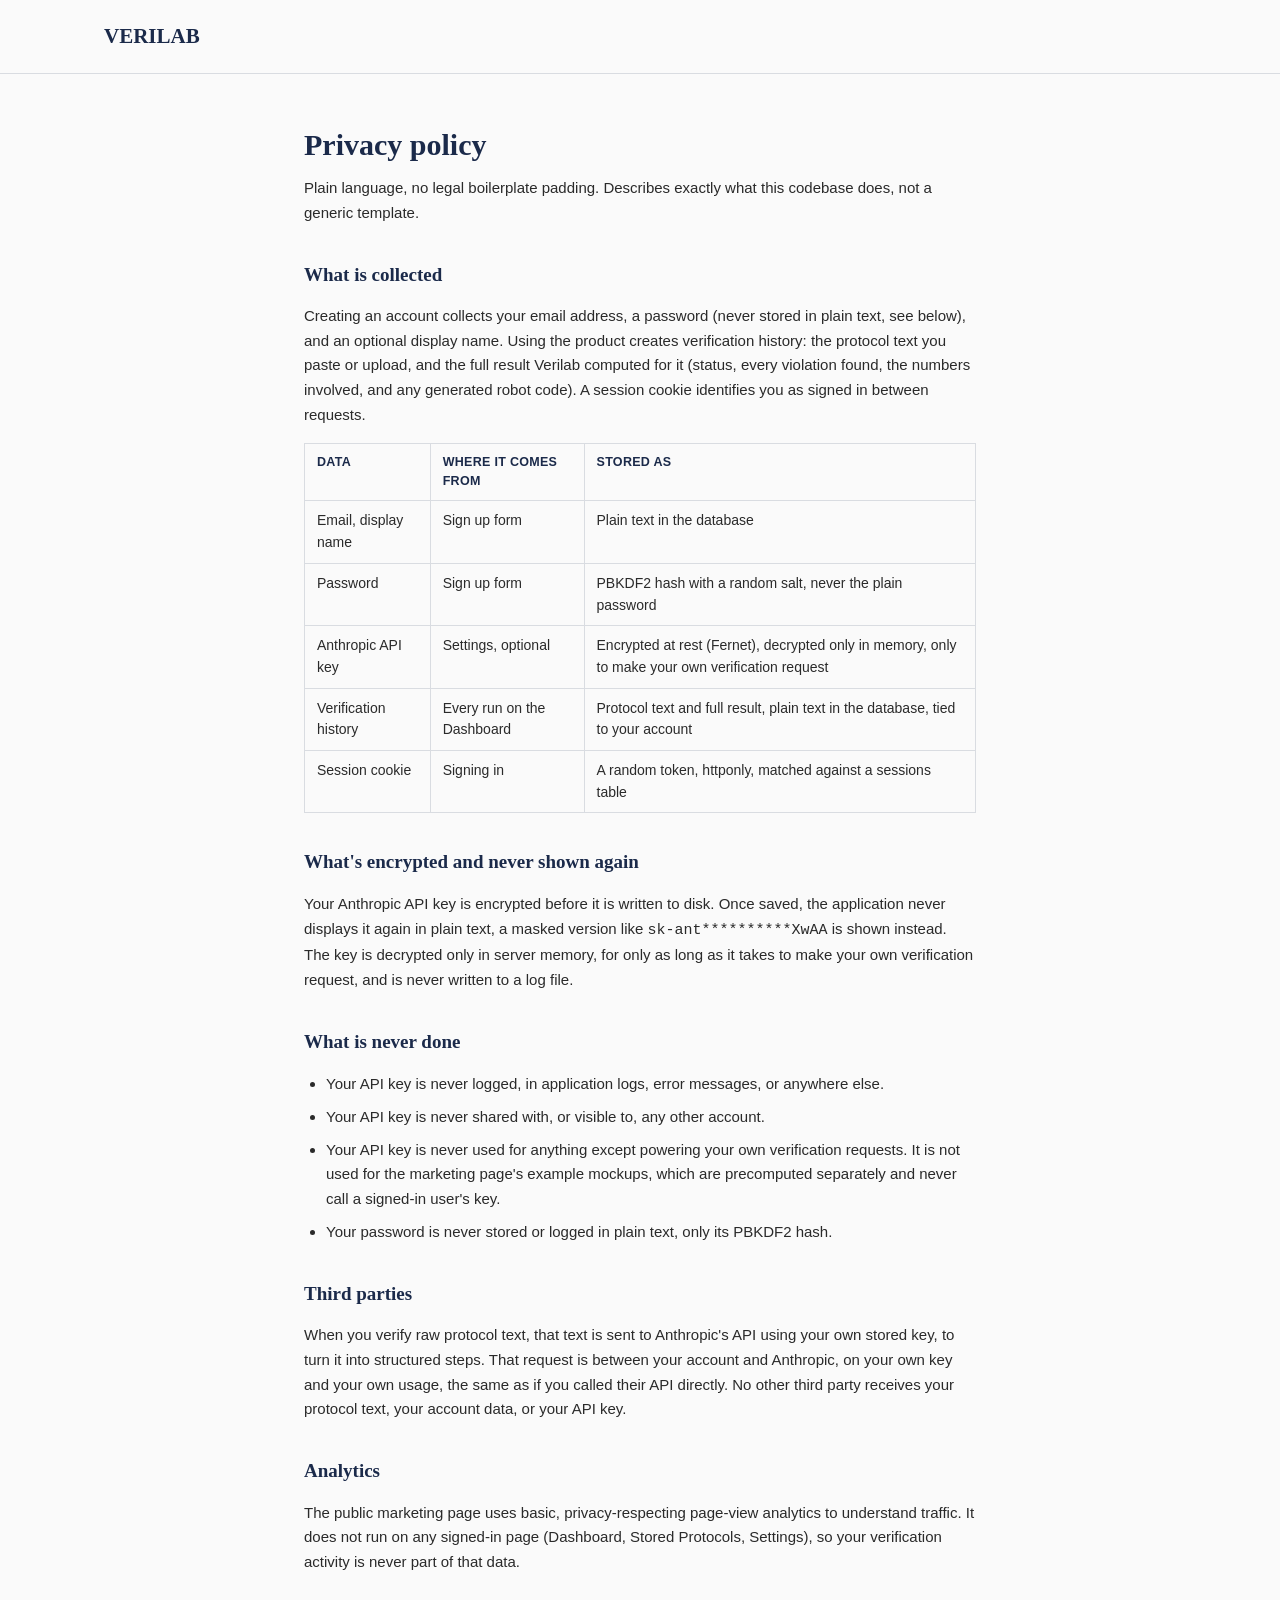
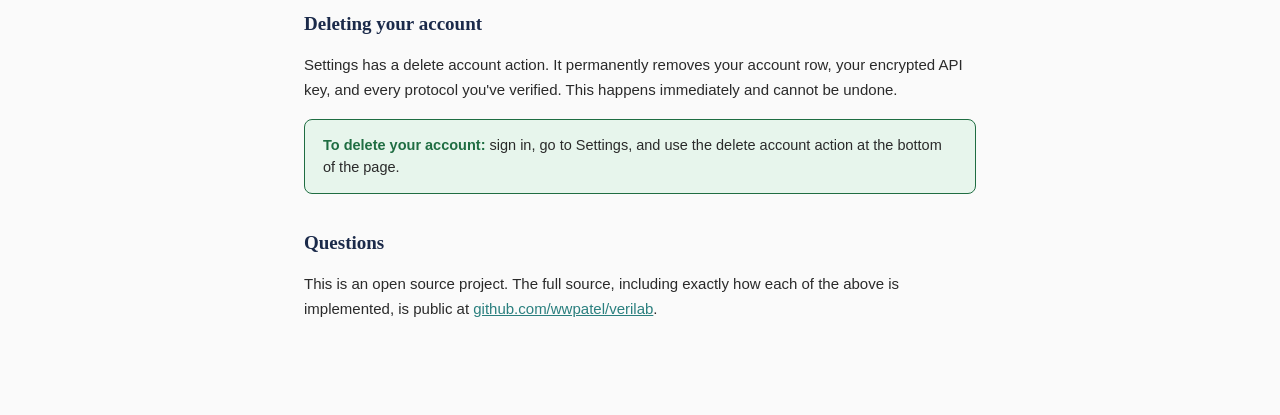
<file: site/privacy.html>
<!DOCTYPE html>
<html lang="en">
<head>
<meta charset="UTF-8">
<meta name="viewport" content="width=device-width, initial-scale=1">
<title>Privacy policy, Verilab</title>
<meta name="description" content="What Verilab collects, what's encrypted, what's never done with your data, and how to delete your account.">
<link rel="canonical" href="/site/privacy.html">
<link rel="stylesheet" href="shared.css">
<style>
  .policy-nav { padding: 20px 0; border-bottom: 1px solid var(--border); }
  .policy-nav .wordmark { font-family: Georgia, serif; font-weight: bold; font-size: 21px; color: var(--navy); text-decoration: none; }
  .policy-main { max-width: 720px; margin: 0 auto; padding: 48px 24px 80px; }
  .policy-main h1 { font-family: Georgia, serif; color: var(--navy); font-size: 30px; margin: 0 0 8px; }
  .policy-updated { color: var(--gray); font-size: 13.5px; margin: 0 0 32px; }
  .policy-main h2 { font-family: Georgia, serif; color: var(--navy); font-size: 19px; margin: 34px 0 12px; }
  .policy-main p, .policy-main li { font-size: 15px; line-height: 1.65; color: var(--charcoal); }
  .policy-main ul { padding-left: 22px; }
  .policy-main li { margin-bottom: 8px; }
  .policy-table { width: 100%; border-collapse: collapse; margin: 14px 0; font-size: 14px; }
  .policy-table th, .policy-table td { text-align: left; padding: 9px 12px; border: 1px solid var(--border); vertical-align: top; }
  .policy-table th { background: var(--bg); color: var(--navy); font-size: 12.5px; text-transform: uppercase; letter-spacing: 0.3px; }
  .policy-callout { background: var(--green-bg); border: 1px solid var(--green); border-radius: 8px; padding: 14px 18px; margin: 16px 0; font-size: 14.5px; }
  .policy-callout strong { color: var(--green); }
</style>
</head>
<body>
<a href="#main" class="skip-link">Skip to main content</a>
<header class="policy-nav">
  <div class="wrap">
    <a href="/site/index.html" class="wordmark">VERILAB</a>
  </div>
</header>

<main id="main" class="policy-main">
  <h1>Privacy policy</h1>
  <p class="policy-updated">Plain language, no legal boilerplate padding. Describes exactly what this codebase does, not a generic template.</p>

  <h2>What is collected</h2>
  <p>Creating an account collects your email address, a password (never stored in plain text, see below), and an optional display name. Using the product creates verification history: the protocol text you paste or upload, and the full result Verilab computed for it (status, every violation found, the numbers involved, and any generated robot code). A session cookie identifies you as signed in between requests.</p>

  <table class="policy-table">
    <thead><tr><th>Data</th><th>Where it comes from</th><th>Stored as</th></tr></thead>
    <tbody>
      <tr><td>Email, display name</td><td>Sign up form</td><td>Plain text in the database</td></tr>
      <tr><td>Password</td><td>Sign up form</td><td>PBKDF2 hash with a random salt, never the plain password</td></tr>
      <tr><td>Anthropic API key</td><td>Settings, optional</td><td>Encrypted at rest (Fernet), decrypted only in memory, only to make your own verification request</td></tr>
      <tr><td>Verification history</td><td>Every run on the Dashboard</td><td>Protocol text and full result, plain text in the database, tied to your account</td></tr>
      <tr><td>Session cookie</td><td>Signing in</td><td>A random token, httponly, matched against a sessions table</td></tr>
    </tbody>
  </table>

  <h2>What's encrypted and never shown again</h2>
  <p>Your Anthropic API key is encrypted before it is written to disk. Once saved, the application never displays it again in plain text, a masked version like <code>sk-ant**********XwAA</code> is shown instead. The key is decrypted only in server memory, for only as long as it takes to make your own verification request, and is never written to a log file.</p>

  <h2>What is never done</h2>
  <ul>
    <li>Your API key is never logged, in application logs, error messages, or anywhere else.</li>
    <li>Your API key is never shared with, or visible to, any other account.</li>
    <li>Your API key is never used for anything except powering your own verification requests. It is not used for the marketing page's example mockups, which are precomputed separately and never call a signed-in user's key.</li>
    <li>Your password is never stored or logged in plain text, only its PBKDF2 hash.</li>
  </ul>

  <h2>Third parties</h2>
  <p>When you verify raw protocol text, that text is sent to Anthropic's API using your own stored key, to turn it into structured steps. That request is between your account and Anthropic, on your own key and your own usage, the same as if you called their API directly. No other third party receives your protocol text, your account data, or your API key.</p>

  <h2>Analytics</h2>
  <p>The public marketing page uses basic, privacy-respecting page-view analytics to understand traffic. It does not run on any signed-in page (Dashboard, Stored Protocols, Settings), so your verification activity is never part of that data.</p>

  <h2>Deleting your account</h2>
  <p>Settings has a delete account action. It permanently removes your account row, your encrypted API key, and every protocol you've verified. This happens immediately and cannot be undone.</p>
  <div class="policy-callout"><strong>To delete your account:</strong> sign in, go to Settings, and use the delete account action at the bottom of the page.</div>

  <h2>Questions</h2>
  <p>This is an open source project. The full source, including exactly how each of the above is implemented, is public at <a href="https://github.com/wwpatel/verilab">github.com/wwpatel/verilab</a>.</p>
</main>
</body>
</html>
</file>
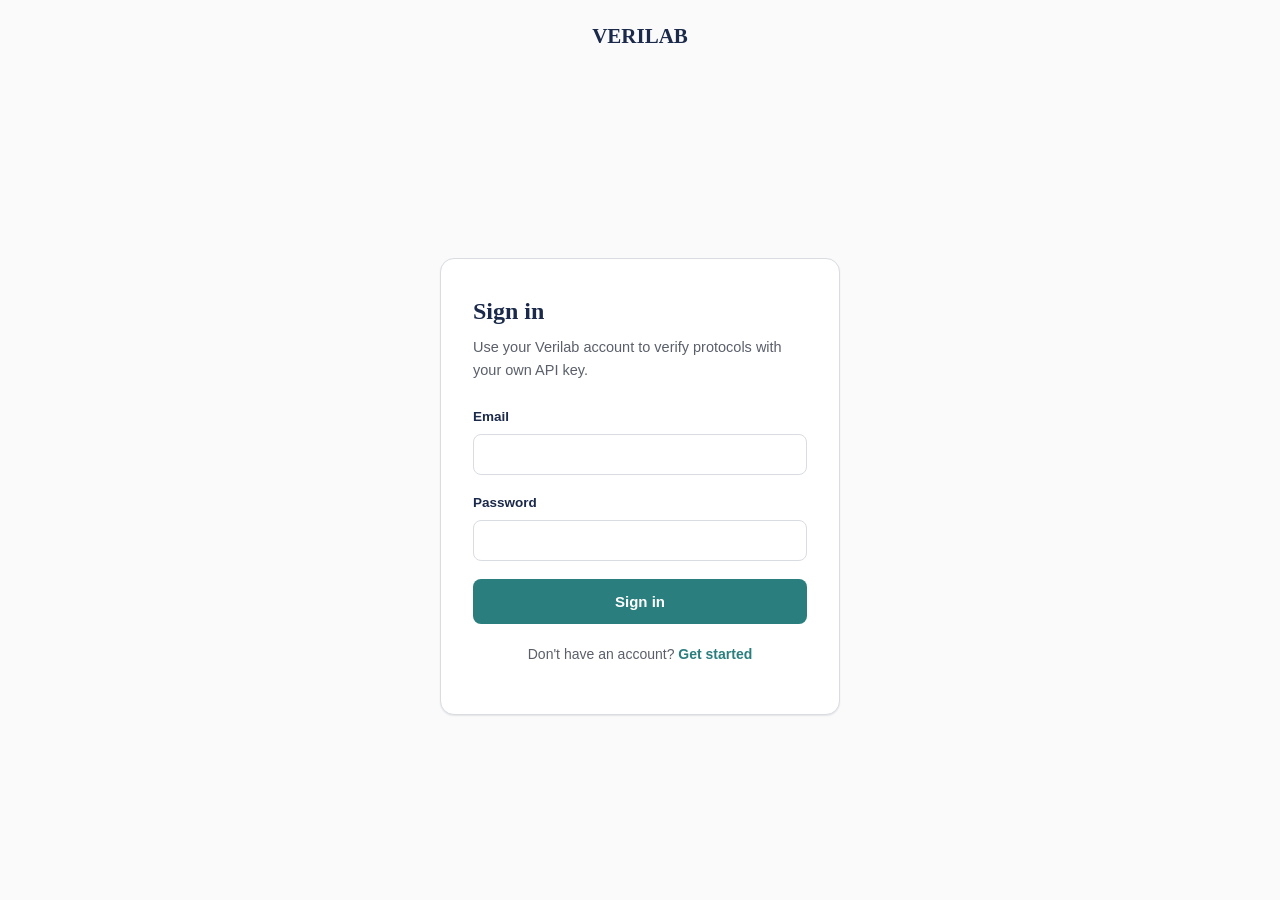
<file: site/signin.html>
<!DOCTYPE html>
<html lang="en">
<head>
<meta charset="UTF-8">
<meta name="viewport" content="width=device-width, initial-scale=1">
<title>Sign in, Verilab</title>
<meta name="description" content="Sign in to your Verilab account to verify lab robot protocols on your own stored Anthropic API key.">
<link rel="canonical" href="/site/signin.html">
<link rel="stylesheet" href="shared.css">
<style>
  .auth-wrap { min-height: 100vh; display: flex; flex-direction: column; }
  .auth-nav { padding: 20px 0; }
  .auth-nav .wordmark { font-family: Georgia, serif; font-weight: bold; font-size: 21px; color: var(--navy); text-decoration: none; }
  .auth-main { flex: 1; display: flex; align-items: center; justify-content: center; padding: 24px; }
  .auth-card { width: 100%; max-width: 400px; padding: 34px 32px; }
  .auth-card h1 { font-family: Georgia, serif; color: var(--navy); font-size: 24px; margin: 0 0 6px; }
  .auth-card .sub { color: var(--gray); font-size: 14.5px; margin: 0 0 26px; }
  .auth-switch { text-align: center; margin-top: 20px; font-size: 14px; color: var(--gray); }
  .auth-switch a { color: var(--teal); font-weight: 600; text-decoration: none; }
  .auth-switch a:hover { text-decoration: underline; }
  #formError { margin-bottom: 18px; display: none; }
</style>
</head>
<body>
<a href="#main" class="skip-link">Skip to main content</a>
<div class="auth-wrap">
  <div class="wrap auth-nav">
    <a href="/site/" class="wordmark">VERILAB</a>
  </div>
  <main id="main" class="auth-main">
    <form class="card auth-card" id="signinForm" novalidate>
      <h1>Sign in</h1>
      <p class="sub">Use your Verilab account to verify protocols with your own API key.</p>

      <div class="error-box" id="formError" role="alert"></div>

      <div class="field">
        <label for="email">Email</label>
        <input type="email" id="email" name="email" autocomplete="email" required>
      </div>
      <div class="field">
        <label for="password">Password</label>
        <input type="password" id="password" name="password" autocomplete="current-password" required>
      </div>

      <button type="submit" class="btn btn-primary btn-block" id="submitBtn">Sign in</button>

      <p class="auth-switch">Don't have an account? <a href="/site/signup.html">Get started</a></p>
    </form>
  </main>
</div>

<script>
document.getElementById('signinForm').addEventListener('submit', async (e) => {
  e.preventDefault();
  const btn = document.getElementById('submitBtn');
  const errorBox = document.getElementById('formError');
  errorBox.style.display = 'none';

  const email = document.getElementById('email').value.trim();
  const password = document.getElementById('password').value;

  btn.disabled = true;
  btn.textContent = 'Signing in...';
  try {
    const res = await fetch('/api/auth/signin', {
      method: 'POST',
      headers: { 'Content-Type': 'application/json' },
      credentials: 'include',
      body: JSON.stringify({ email, password }),
    });
    const data = await res.json();
    if (!res.ok) {
      errorBox.textContent = data.error || 'Sign in failed.';
      errorBox.style.display = 'block';
      return;
    }
    window.location.href = '/site/app/dashboard.html';
  } catch (err) {
    errorBox.textContent = 'Request failed: ' + err.message;
    errorBox.style.display = 'block';
  } finally {
    btn.disabled = false;
    btn.textContent = 'Sign in';
  }
});
</script>
</body>
</html>
</file>
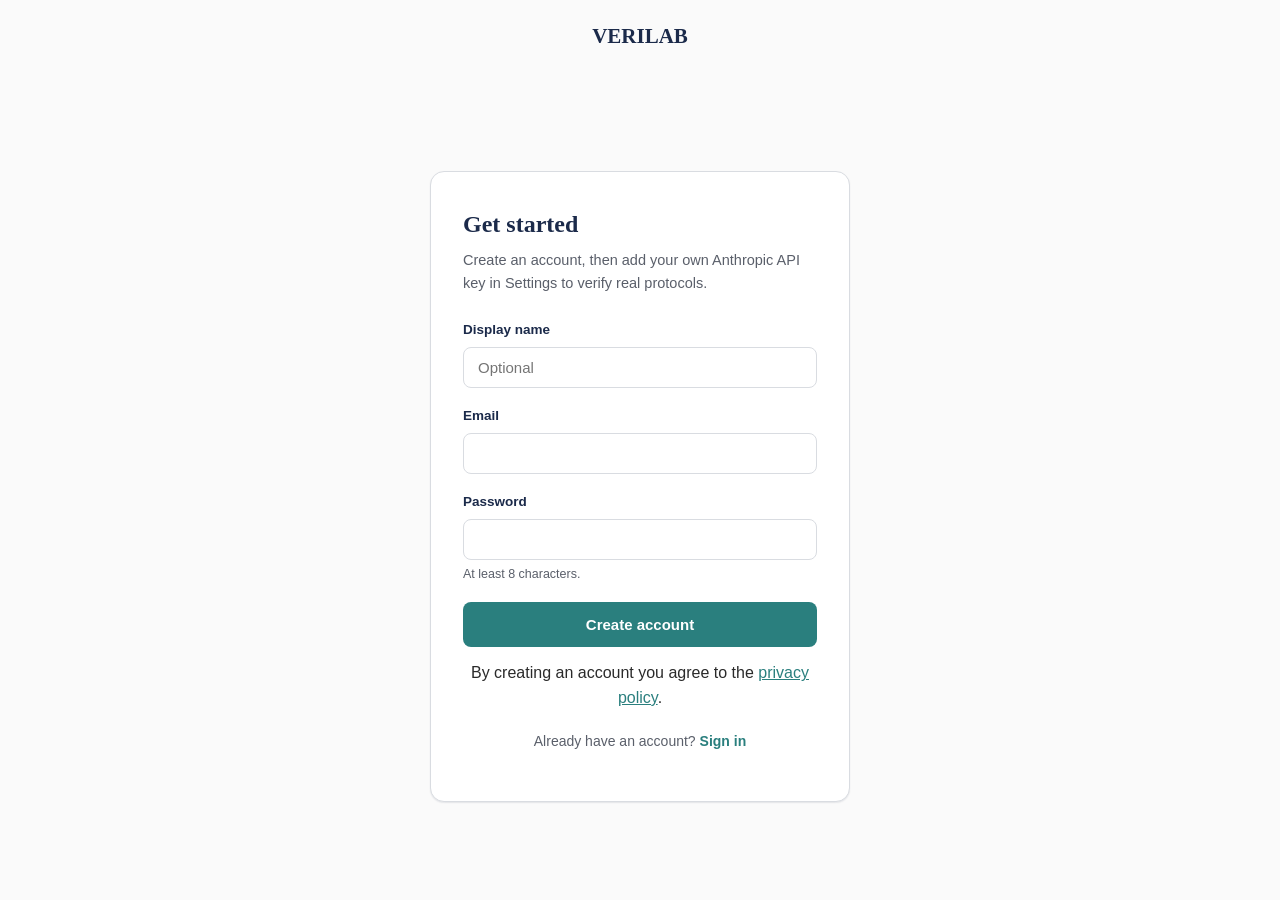
<file: site/signup.html>
<!DOCTYPE html>
<html lang="en">
<head>
<meta charset="UTF-8">
<meta name="viewport" content="width=device-width, initial-scale=1">
<title>Get started, Verilab</title>
<meta name="description" content="Create a free Verilab account, add your own Anthropic API key, and verify a real lab robot protocol in under a minute.">
<link rel="canonical" href="/site/signup.html">
<link rel="stylesheet" href="shared.css">
<style>
  .auth-wrap { min-height: 100vh; display: flex; flex-direction: column; }
  .auth-nav { padding: 20px 0; }
  .auth-nav .wordmark { font-family: Georgia, serif; font-weight: bold; font-size: 21px; color: var(--navy); text-decoration: none; }
  .auth-main { flex: 1; display: flex; align-items: center; justify-content: center; padding: 24px; }
  .auth-card { width: 100%; max-width: 420px; padding: 34px 32px; }
  .auth-card h1 { font-family: Georgia, serif; color: var(--navy); font-size: 24px; margin: 0 0 6px; }
  .auth-card .sub { color: var(--gray); font-size: 14.5px; margin: 0 0 26px; }
  .auth-switch { text-align: center; margin-top: 20px; font-size: 14px; color: var(--gray); }
  .auth-switch a { color: var(--teal); font-weight: 600; text-decoration: none; }
  .auth-switch a:hover { text-decoration: underline; }
  #formError { margin-bottom: 18px; display: none; }
</style>
</head>
<body>
<a href="#main" class="skip-link">Skip to main content</a>
<div class="auth-wrap">
  <div class="wrap auth-nav">
    <a href="/site/" class="wordmark">VERILAB</a>
  </div>
  <main id="main" class="auth-main">
    <form class="card auth-card" id="signupForm" novalidate>
      <h1>Get started</h1>
      <p class="sub">Create an account, then add your own Anthropic API key in Settings to verify real protocols.</p>

      <div class="error-box" id="formError" role="alert"></div>

      <div class="field">
        <label for="displayName">Display name</label>
        <input type="text" id="displayName" name="displayName" autocomplete="name" placeholder="Optional">
      </div>
      <div class="field">
        <label for="email">Email</label>
        <input type="email" id="email" name="email" autocomplete="email" required>
      </div>
      <div class="field">
        <label for="password">Password</label>
        <input type="password" id="password" name="password" autocomplete="new-password" required minlength="8">
        <div class="hint">At least 8 characters.</div>
      </div>

      <button type="submit" class="btn btn-primary btn-block" id="submitBtn">Create account</button>

      <p class="hint" style="text-align:center;margin-top:14px;">By creating an account you agree to the <a href="/site/privacy.html">privacy policy</a>.</p>
      <p class="auth-switch">Already have an account? <a href="/site/signin.html">Sign in</a></p>
    </form>
  </main>
</div>

<script>
document.getElementById('signupForm').addEventListener('submit', async (e) => {
  e.preventDefault();
  const btn = document.getElementById('submitBtn');
  const errorBox = document.getElementById('formError');
  errorBox.style.display = 'none';

  const display_name = document.getElementById('displayName').value.trim();
  const email = document.getElementById('email').value.trim();
  const password = document.getElementById('password').value;

  if (password.length < 8) {
    errorBox.textContent = 'Password must be at least 8 characters.';
    errorBox.style.display = 'block';
    return;
  }

  btn.disabled = true;
  btn.textContent = 'Creating account...';
  try {
    const res = await fetch('/api/auth/signup', {
      method: 'POST',
      headers: { 'Content-Type': 'application/json' },
      credentials: 'include',
      body: JSON.stringify({ email, password, display_name }),
    });
    const data = await res.json();
    if (!res.ok) {
      errorBox.textContent = data.error || 'Could not create account.';
      errorBox.style.display = 'block';
      return;
    }
    window.location.href = '/site/welcome.html';
  } catch (err) {
    errorBox.textContent = 'Request failed: ' + err.message;
    errorBox.style.display = 'block';
  } finally {
    btn.disabled = false;
    btn.textContent = 'Create account';
  }
});
</script>
</body>
</html>
</file>
<file: site/shared.css>
/* Shared brand tokens and reusable components across the marketing page,
   auth pages, and the authenticated app shell. Extends the existing
   Verilab palette (navy primary, teal and violet secondaries, gold/red/
   green reserved strictly for status), not a new one. */

:root {
  --navy: #1B2A4A;
  --navy-light: #2C4270;
  --teal: #2A7F7E;
  --violet: #5B4B8A;
  --charcoal: #2A2A2A;
  --gray: #5A5F6A;
  --gray-light: #E5E7EB;
  --bg: #FAFAFA;
  --panel: #FFFFFF;
  --border: #D9DCE1;
  --gold: #92650A;
  --gold-bg: #FBF0D9;
  --red: #A02334;
  --red-bg: #FBE9EC;
  --green: #1F6D42;
  --green-bg: #E7F5EC;
  --shadow-sm: 0 1px 2px rgba(27, 42, 74, 0.06), 0 1px 1px rgba(27, 42, 74, 0.04);
  --shadow-md: 0 4px 14px rgba(27, 42, 74, 0.08), 0 2px 4px rgba(27, 42, 74, 0.05);
  --shadow-lg: 0 12px 32px rgba(27, 42, 74, 0.14), 0 4px 10px rgba(27, 42, 74, 0.06);
}

* { box-sizing: border-box; min-width: 0; }
html { -webkit-text-size-adjust: 100%; scroll-behavior: smooth; }
@media (prefers-reduced-motion: reduce) {
  html { scroll-behavior: auto; }
  * { animation-duration: 0.001ms !important; animation-iteration-count: 1 !important; transition-duration: 0.001ms !important; }
}
body {
  margin: 0; background: var(--bg); color: var(--charcoal);
  font-family: -apple-system, "Segoe UI", Helvetica, Arial, sans-serif;
  font-size: 16px; line-height: 1.55;
  overflow-wrap: break-word; overflow-x: hidden;
}
a { color: var(--teal); }
:focus-visible { outline: 3px solid var(--violet); outline-offset: 2px; }

.sr-only {
  position: absolute; width: 1px; height: 1px; padding: 0; margin: -1px; overflow: hidden;
  clip: rect(0,0,0,0); white-space: nowrap; border: 0;
}
a.skip-link {
  position: absolute; left: -999px; top: 0; background: var(--navy); color: #fff;
  padding: 10px 16px; border-radius: 0 0 8px 0; z-index: 200;
}
a.skip-link:focus { left: 0; }

.wrap { max-width: 1120px; margin: 0 auto; padding: 0 24px; }

/* ---------- Buttons ---------- */
.btn {
  display: inline-flex; align-items: center; justify-content: center; gap: 8px;
  font-size: 15px; font-weight: 700; padding: 12px 24px;
  border-radius: 8px; text-decoration: none; cursor: pointer; border: 2px solid transparent;
  transition: background-color 0.15s ease, border-color 0.15s ease, color 0.15s ease, transform 0.1s ease;
  font-family: inherit;
}
.btn:active { transform: translateY(1px); }
.btn-primary { background: var(--teal); color: #fff; }
.btn-primary:hover { background: var(--navy); }
.btn-secondary { background: #fff; color: var(--navy); border-color: var(--navy); }
.btn-secondary:hover { background: var(--navy); color: #fff; }
.btn-plain { background: transparent; color: var(--navy); border-color: transparent; padding: 12px 14px; }
.btn-plain:hover { color: var(--teal); }
.btn-danger { background: #fff; color: var(--red); border-color: var(--red); }
.btn-danger:hover { background: var(--red); color: #fff; }
.btn-block { width: 100%; }
.btn:disabled { background: #A9B2B2; border-color: #A9B2B2; color: #fff; cursor: default; }

/* ---------- Status pills, category chips ---------- */
.status-pill {
  display: inline-flex; align-items: center; gap: 5px; padding: 3px 11px; border-radius: 10px;
  font-size: 12px; font-weight: 700; text-transform: uppercase; letter-spacing: 0.3px;
}
.status-pill svg { width: 13px; height: 13px; }
.status-pill.cleared, .status-pill.clean { background: var(--green-bg); color: var(--green); }
.status-pill.blocked, .status-pill.findings { background: var(--red-bg); color: var(--red); }
.status-pill.warnings, .status-pill.clean_with_warnings { background: var(--gold-bg); color: var(--gold); }

.avatar {
  width: 32px; height: 32px; border-radius: 50%; background: var(--navy); color: #fff;
  display: flex; align-items: center; justify-content: center; font-weight: 700; font-size: 13px;
  flex-shrink: 0;
}

/* ---------- Cards ---------- */
.card {
  background: var(--panel); border: 1px solid var(--border); border-radius: 14px;
  box-shadow: var(--shadow-sm); transition: box-shadow 0.2s ease, transform 0.2s ease;
}
.card.hoverable:hover { box-shadow: var(--shadow-md); transform: translateY(-2px); }

/* ---------- Kicker / section header ---------- */
.kicker {
  display: inline-block; font-size: 12.5px; font-weight: 700; text-transform: uppercase;
  letter-spacing: 0.6px; color: var(--teal); margin-bottom: 10px;
}
h2.section-title {
  font-family: Georgia, serif; color: var(--navy); font-size: 30px; margin: 0 0 12px; line-height: 1.2;
}
p.section-lede { color: var(--gray); font-size: 16.5px; max-width: 620px; margin: 0 0 8px; }

/* ---------- Scroll reveal ---------- */
.reveal { opacity: 0; transform: translateY(18px); transition: opacity 0.6s ease, transform 0.6s ease; }
.reveal.in-view { opacity: 1; transform: translateY(0); }
@media (prefers-reduced-motion: reduce) {
  .reveal { opacity: 1; transform: none; transition: none; }
}

/* ---------- Form fields ---------- */
.field { margin-bottom: 18px; }
.field label { display: block; font-size: 13.5px; font-weight: 700; color: var(--navy); margin-bottom: 6px; }
.field input[type=text], .field input[type=email], .field input[type=password], .field textarea {
  width: 100%; padding: 11px 14px; border: 1px solid var(--border); border-radius: 8px;
  font-size: 15px; background: #fff; font-family: inherit; color: var(--charcoal);
}
.field input:focus, .field textarea:focus { outline: 3px solid var(--violet); outline-offset: 1px; border-color: var(--violet); }
.field .hint { font-size: 12.5px; color: var(--gray); margin-top: 5px; }

.error-box { background: var(--red-bg); border: 1.5px solid var(--red); border-radius: 8px; padding: 14px 18px; color: var(--red); font-weight: 600; font-size: 14.5px; }
.success-box { background: var(--green-bg); border: 1.5px solid var(--green); border-radius: 8px; padding: 14px 18px; color: var(--green); font-weight: 600; font-size: 14.5px; }
.loading-line { color: var(--gray); font-style: italic; }

/* ---------- Three-layer disclosure result view ---------- */
.vl-stage-tracker { display: flex; gap: 8px; flex-wrap: wrap; align-items: center; font-size: 13.5px; }
.vl-stage-tracker .step {
  padding: 7px 12px; border-radius: 16px; background: #EEF0F3; color: var(--gray);
  border: 1px solid var(--border); transition: background-color 0.2s ease, color 0.2s ease;
}
.vl-stage-tracker .step.active { background: var(--navy); color: #fff; border-color: var(--navy); font-weight: 700; }
.vl-stage-tracker .step.done { background: var(--gray-light); color: var(--navy); border-color: var(--navy-light); }

.vl-status-banner {
  display: flex; align-items: center; gap: 14px; padding: 18px 22px; border-radius: 12px;
  margin-bottom: 14px; font-family: Georgia, serif;
}
.vl-status-banner.cleared { background: var(--green-bg); border: 2px solid var(--green); }
.vl-status-banner.blocked { background: var(--red-bg); border: 2px solid var(--red); }
.vl-status-banner .status-icon { flex-shrink: 0; }
.vl-status-banner .status-icon svg { width: 32px; height: 32px; }
.vl-status-banner.cleared .status-icon svg { color: var(--green); }
.vl-status-banner.blocked .status-icon svg { color: var(--red); }
.vl-status-banner .status-text .headline { font-size: 20px; font-weight: 700; }
.vl-status-banner.cleared .status-text .headline { color: var(--green); }
.vl-status-banner.blocked .status-text .headline { color: var(--red); }
.vl-status-banner .status-text .subline { font-size: 14.5px; color: var(--charcoal); margin-top: 3px; font-family: -apple-system, sans-serif; }

.vl-checked-box {
  background: var(--panel); border: 1px solid var(--border); border-radius: 10px;
  padding: 16px 20px; font-size: 14px; color: var(--charcoal); margin-bottom: 14px;
}
.vl-checked-box ul { margin: 8px 0 0 20px; padding: 0; }

.vl-card {
  background: var(--panel); border: 1px solid var(--border); border-left: 5px solid var(--gray);
  border-radius: 10px; margin-bottom: 12px; overflow: hidden; box-shadow: var(--shadow-sm);
}
.vl-card.sev-error { border-left-color: var(--red); }
.vl-card.sev-warning { border-left-color: var(--gold); }
.vl-card-head { display: flex; align-items: flex-start; gap: 14px; padding: 16px 18px; }
.vl-cat-icon { flex-shrink: 0; width: 30px; height: 30px; color: var(--navy); }
.vl-cat-icon.cat-volume { color: var(--teal); }
.vl-cat-icon.cat-order { color: var(--violet); }
.vl-cat-icon.cat-tip { color: var(--navy); }
.vl-cat-icon.cat-data { color: var(--gray); }
.vl-card-main { flex: 1; min-width: 0; }
.vl-card-tags { display: flex; align-items: center; gap: 8px; margin-bottom: 6px; flex-wrap: wrap; }
.vl-cat-label { font-weight: 700; font-size: 12.5px; color: var(--navy); text-transform: uppercase; letter-spacing: 0.4px; }
.vl-sev-badge { font-size: 11px; font-weight: 700; padding: 2px 9px; border-radius: 10px; text-transform: uppercase; letter-spacing: 0.3px; }
.vl-sev-badge.sev-error { background: var(--red-bg); color: var(--red); }
.vl-sev-badge.sev-warning { background: var(--gold-bg); color: var(--gold); }
.vl-card-sentence { font-size: 15px; overflow-wrap: anywhere; }
.vl-details-toggle {
  background: #fff; border: 1.5px solid var(--navy); color: var(--navy); font-weight: 600;
  font-size: 13px; padding: 8px 14px; border-radius: 7px; cursor: pointer; white-space: nowrap;
}
.vl-details-toggle:hover { background: var(--navy); color: #fff; }
.vl-details-toggle[aria-expanded="true"] { background: var(--navy); color: #fff; }

.vl-card-details { padding: 4px 20px 20px 62px; border-top: 1px solid var(--gray-light); }
.vl-card-details[hidden] { display: none; }
.vl-detail-block { margin-top: 14px; }
.vl-detail-block .vl-detail-label { font-weight: 700; font-size: 12px; color: var(--navy); text-transform: uppercase; letter-spacing: 0.4px; margin-bottom: 4px; }
.vl-detail-block .vl-detail-body { font-size: 14px; overflow-wrap: anywhere; }
.vl-loc-chip {
  display: inline-block; max-width: 100%; background: #EEF0F3; border-radius: 6px;
  padding: 3px 9px; margin: 2px 6px 2px 0; font-size: 12.5px; font-family: "SF Mono", Consolas, Menlo, monospace;
  overflow-wrap: anywhere; word-break: break-word;
}
.vl-fix-box { background: #F3FBF6; border: 1px solid var(--green); border-radius: 7px; padding: 10px 14px; font-size: 14px; overflow-wrap: anywhere; }

.vl-tech-toggle {
  margin-top: 14px; background: #fff; border: 1px dashed var(--gray); color: var(--gray);
  font-size: 12px; padding: 6px 12px; border-radius: 6px; cursor: pointer; font-weight: 600;
}
.vl-tech-toggle:hover { border-color: var(--navy); color: var(--navy); }
pre.vl-tech-block {
  background: #14213D; color: #DCE4F0; padding: 14px 16px; border-radius: 8px; overflow-x: auto;
  font-size: 12px; margin-top: 10px; line-height: 1.6;
}
pre.vl-tech-block[hidden] { display: none; }

.vl-resources-box, .vl-code-box { margin-top: 20px; }
pre.vl-code-readout {
  background: #14213D; color: #DCE4F0; padding: 16px 18px; border-radius: 8px;
  overflow-x: auto; font-size: 12.5px; line-height: 1.55;
}

@media (max-width: 560px) {
  .vl-card-head { flex-wrap: wrap; }
  .vl-card-details { padding-left: 20px; }
  .vl-status-banner { flex-wrap: wrap; }
  .vl-status-banner .headline { font-size: 18px; }
}
</file>
